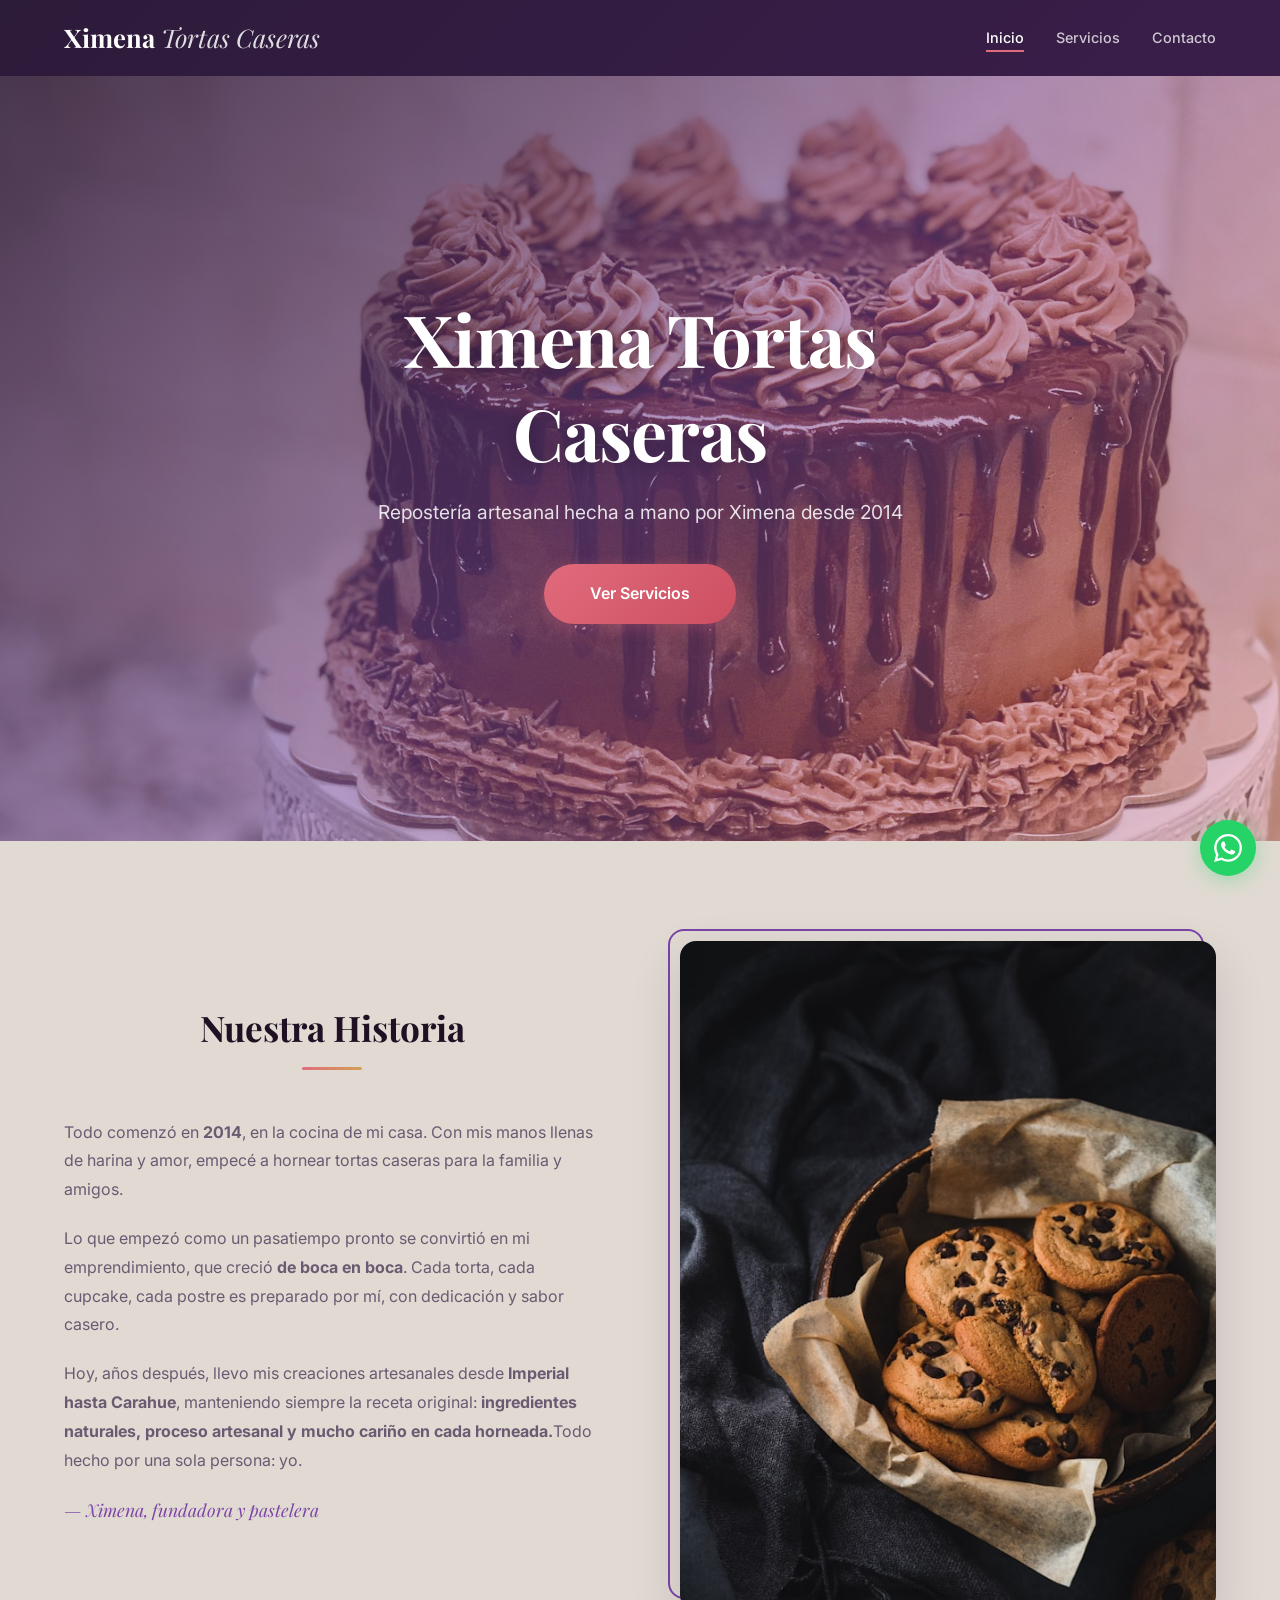
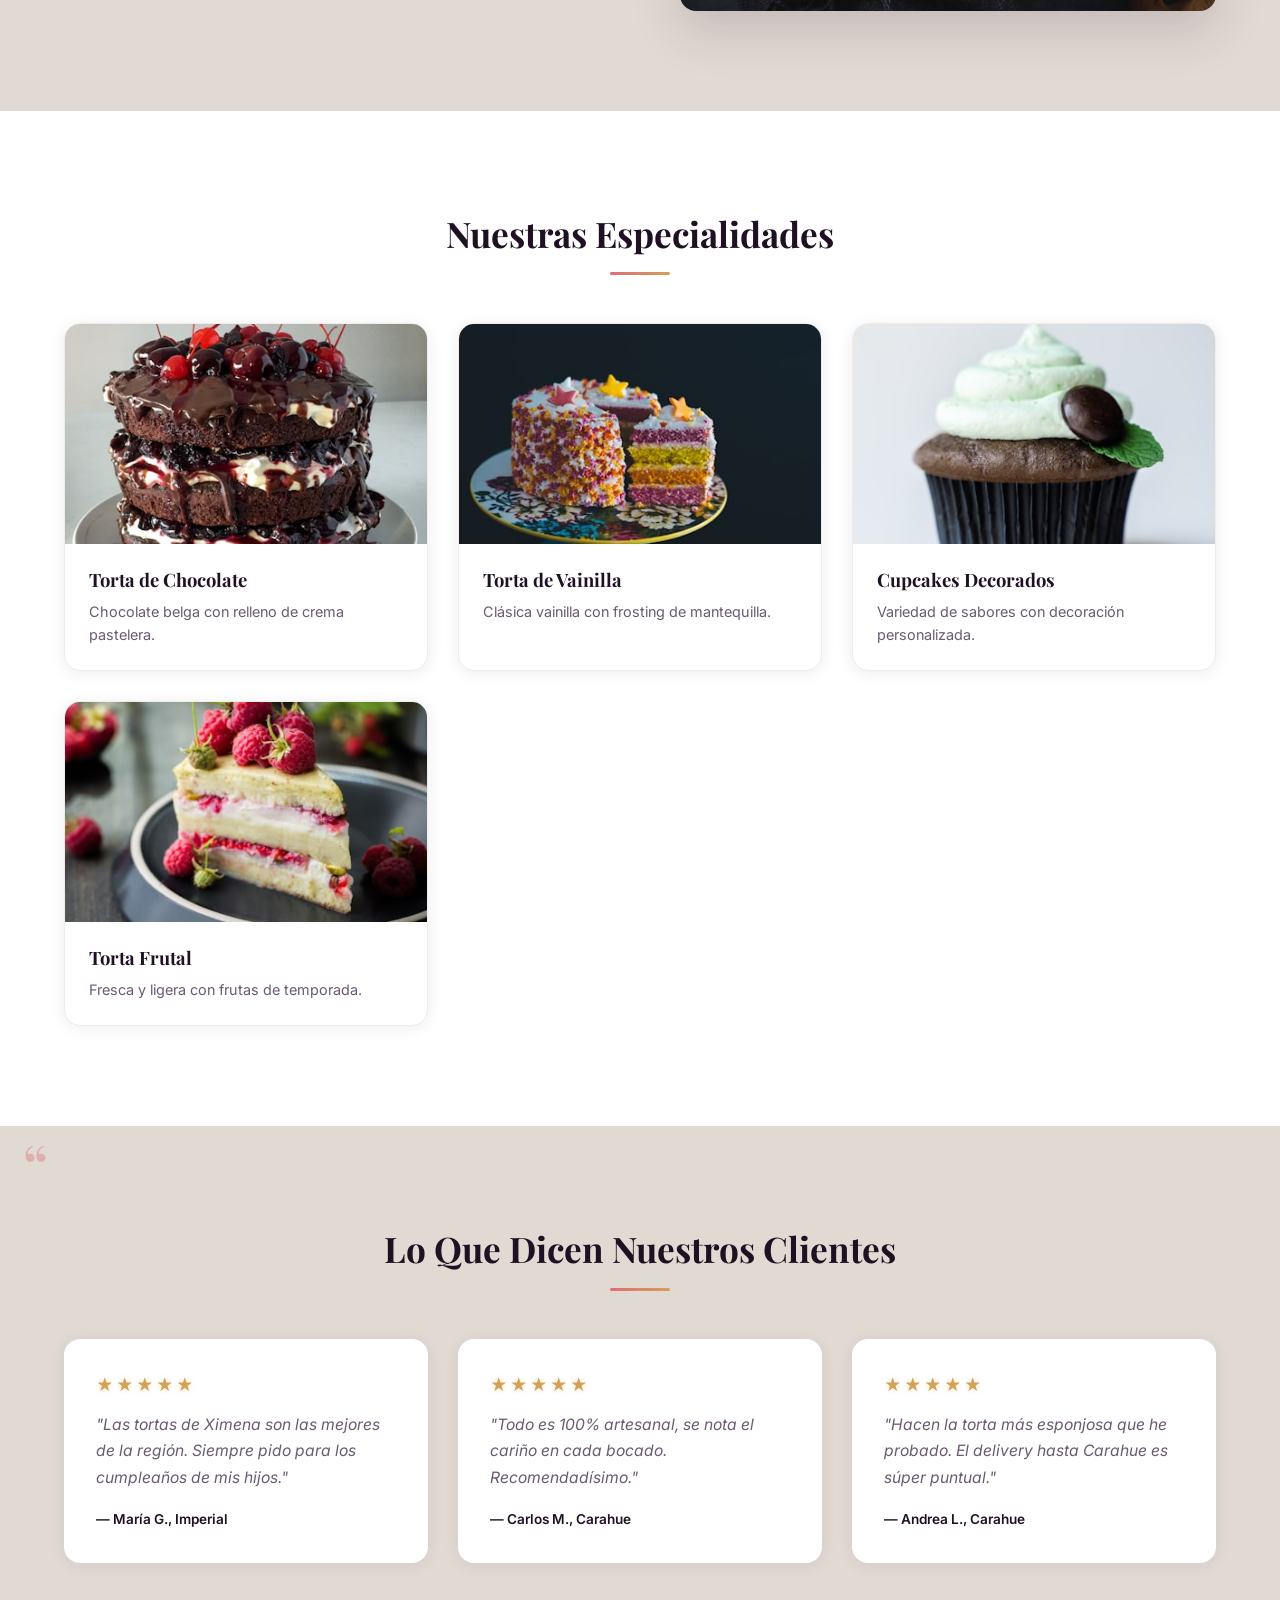
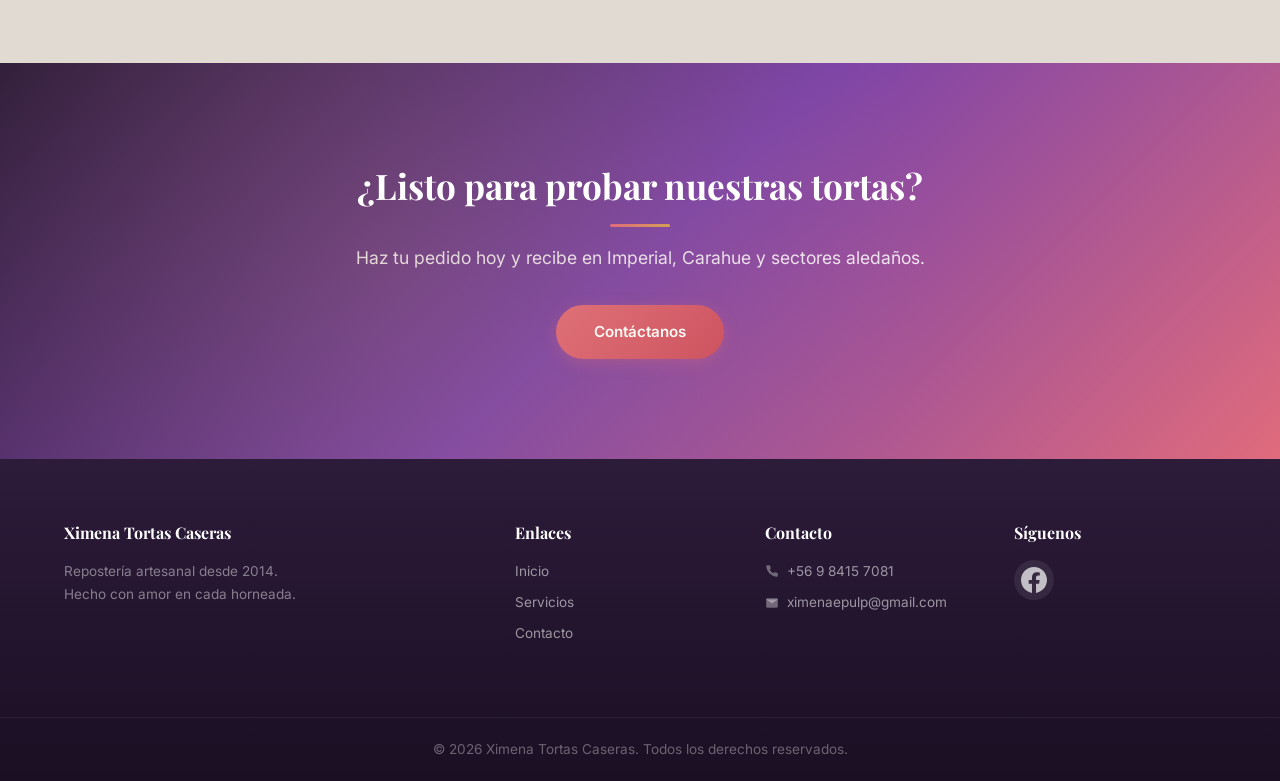
<file: index.html>
<!DOCTYPE html>
<html lang="es">
<head>
    <meta charset="UTF-8">
    <meta name="viewport" content="width=device-width, initial-scale=1.0">
    <meta name="description" content="Ximenas Tortas Caseras - Repostería artesanal desde 2014. Tortas caseras hechas con amor, desde Imperial hasta Carahue.">
    <title>Ximenas Tortas Caseras | Inicio</title>
    <link rel="preconnect" href="https://fonts.googleapis.com">
    <link rel="preconnect" href="https://fonts.gstatic.com" crossorigin>
    <link href="https://fonts.googleapis.com/css2?family=Playfair+Display:ital,wght@0,400;0,700;1,400&family=Inter:wght@400;500;600;700&display=swap" rel="stylesheet">
    <link rel="icon" type="image/svg+xml" href="data:image/svg+xml,<svg xmlns='http://www.w3.org/2000/svg' viewBox='0 0 100 100'><text y='.9em' font-size='90'>🍰</text></svg>">
    <link rel="stylesheet" href="css/style.css">
</head>
<body>
    <header>
        <div class="header-container">
            <a href="index.html" class="logo">Ximena <span>Tortas Caseras</span></a>
            <button class="menu-toggle" aria-label="Abrir menú">
                <span></span><span></span><span></span>
            </button>
            <nav>
                <ul class="nav-menu">
                    <li><a href="index.html" class="active">Inicio</a></li>
                    <li><a href="servicios.html">Servicios</a></li>
                    <li><a href="contacto.html">Contacto</a></li>
                </ul>
            </nav>
        </div>
    </header>

    <main>
        <section class="hero">
            <div class="hero-content">
                <h1>Ximena Tortas Caseras</h1>
                <p>Repostería artesanal hecha a mano por Ximena desde 2014</p>
                <a href="servicios.html" class="btn">Ver Servicios</a>
            </div>
        </section>

        <section class="historia reveal">
            <div class="container">
                <div class="historia-grid">
                    <div class="historia-texto reveal-left">
                        <h2>Nuestra Historia</h2>
                        <p>Todo comenzó en <strong>2014</strong>, en la cocina de mi casa. Con mis manos llenas de harina y amor, empecé a hornear tortas caseras para la familia y amigos.</p>
                        <p>Lo que empezó como un pasatiempo pronto se convirtió en mi emprendimiento, que creció <strong>de boca en boca</strong>. Cada torta, cada cupcake, cada postre es preparado por mí, con dedicación y sabor casero.</p>
                        <p>Hoy, años después, llevo mis creaciones artesanales desde <strong>Imperial hasta Carahue</strong>, manteniendo siempre la receta original: <strong>ingredientes naturales, proceso artesanal y mucho cariño en cada horneada.</strong>Todo hecho por una sola persona: yo.</p>
                        <p class="firma">— Ximena, fundadora y pastelera</p>
                    </div>
                    <div class="historia-imagen reveal-right">
                        <img src="img/galletas.jpg" alt="Cocina artesanal de Ximena" loading="lazy">
                    </div>
                </div>
            </div>
        </section>

        <section class="destacados reveal">
            <div class="container">
                <h2>Nuestras Especialidades</h2>
                <div class="grid-destacados">
                    <article class="card reveal-scale delay-1">
                        <img src="img/torta_de_chocolate.jpg" alt="Torta de Chocolate" loading="lazy">
                        <div class="card-body">
                            <h3>Torta de Chocolate</h3>
                            <p>Chocolate belga con relleno de crema pastelera.</p>
                        </div>
                    </article>
                    <article class="card reveal-scale delay-2">
                        <img src="img/torta_de_vainilla.jpg" alt="Torta de Vainilla" loading="lazy">
                        <div class="card-body">
                            <h3>Torta de Vainilla</h3>
                            <p>Clásica vainilla con frosting de mantequilla.</p>
                        </div>
                    </article>
                    <article class="card reveal-scale delay-3">
                        <img src="img/cupcakes-decorados.jpg" alt="Cupcakes Decorados" loading="lazy">
                        <div class="card-body">
                            <h3>Cupcakes Decorados</h3>
                            <p>Variedad de sabores con decoración personalizada.</p>
                        </div>
                    </article>
                    <article class="card reveal-scale delay-4">
                        <img src="img/tortas_frutales.jpg" alt="Torta Frutal" loading="lazy">
                        <div class="card-body">
                            <h3>Torta Frutal</h3>
                            <p>Fresca y ligera con frutas de temporada.</p>
                        </div>
                    </article>
                </div>
            </div>
        </section>

        <section class="testimonios reveal">
            <div class="container">
                <h2>Lo Que Dicen Nuestros Clientes</h2>
                <div class="grid-testimonios">
                    <blockquote>
                        <div class="stars" aria-label="5 estrellas">★★★★★</div>
                        <p>"Las tortas de Ximena son las mejores de la región. Siempre pido para los cumpleaños de mis hijos."</p>
                        <cite>— María G., Imperial</cite>
                    </blockquote>
                    <blockquote>
                        <div class="stars" aria-label="5 estrellas">★★★★★</div>
                        <p>"Todo es 100% artesanal, se nota el cariño en cada bocado. Recomendadísimo."</p>
                        <cite>— Carlos M., Carahue</cite>
                    </blockquote>
                    <blockquote>
                        <div class="stars" aria-label="5 estrellas">★★★★★</div>
                        <p>"Hacen la torta más esponjosa que he probado. El delivery hasta Carahue es súper puntual."</p>
                        <cite>— Andrea L., Carahue</cite>
                    </blockquote>
                </div>
            </div>
        </section>

        <section class="cta reveal">
            <div class="container">
                <h2>¿Listo para probar nuestras tortas?</h2>
                <p>Haz tu pedido hoy y recibe en Imperial, Carahue y sectores aledaños.</p>
                <a href="contacto.html" class="btn">Contáctanos</a>
            </div>
        </section>
    </main>

    <a href="#" class="back-to-top" aria-label="Volver arriba">
        <svg viewBox="0 0 24 24" width="24" height="24" fill="currentColor"><path d="M12 19V5m-7 7l7-7 7 7"/></svg>
    </a>

    <a href="https://wa.me/+56984157081" target="_blank" rel="noopener noreferrer" class="whatsapp-float" aria-label="WhatsApp">
        <svg viewBox="0 0 24 24" fill="currentColor"><path d="M17.472 14.382c-.297-.149-1.758-.867-2.03-.967-.273-.099-.471-.148-.67.15-.197.297-.767.966-.94 1.164-.173.199-.347.223-.644.075-.297-.15-1.255-.463-2.39-1.475-.883-.788-1.48-1.761-1.653-2.059-.173-.297-.018-.458.13-.606.134-.133.298-.347.446-.52.149-.174.198-.298.298-.497.099-.198.05-.371-.025-.52-.075-.149-.669-1.612-.916-2.207-.242-.579-.487-.5-.669-.51-.173-.008-.371-.01-.57-.01-.198 0-.52.074-.792.372-.272.297-1.04 1.016-1.04 2.479 0 1.462 1.065 2.875 1.213 3.074.149.198 2.096 3.2 5.077 4.487.709.306 1.262.489 1.694.625.712.227 1.36.195 1.871.118.571-.085 1.758-.719 2.006-1.413.248-.694.248-1.289.173-1.413-.074-.124-.272-.198-.57-.347m-5.421 7.403h-.004a9.87 9.87 0 01-5.031-1.378l-.361-.214-3.741.982.998-3.648-.235-.374a9.86 9.86 0 01-1.51-5.26c.001-5.45 4.436-9.884 9.888-9.884 2.64 0 5.122 1.03 6.988 2.898a9.825 9.825 0 012.893 6.994c-.003 5.45-4.437 9.884-9.885 9.884m8.413-18.297A11.815 11.815 0 0012.05 0C5.495 0 .16 5.335.157 11.892c0 2.096.547 4.142 1.588 5.945L.057 24l6.305-1.654a11.882 11.882 0 005.683 1.448h.005c6.554 0 11.89-5.335 11.893-11.893a11.821 11.821 0 00-3.48-8.413z"/></svg>
    </a>

    <footer>
        <div class="container footer-grid">
            <div class="footer-info">
                <h3>Ximena Tortas Caseras</h3>
                <p>Repostería artesanal desde 2014.<br>Hecho con amor en cada horneada.</p>
            </div>
            <div class="footer-links">
                <h3>Enlaces</h3>
                <ul>
                    <li><a href="index.html">Inicio</a></li>
                    <li><a href="servicios.html">Servicios</a></li>
                    <li><a href="contacto.html">Contacto</a></li>
                </ul>
            </div>
            <div class="footer-contacto">
                <h3>Contacto</h3>
                <ul>
                    <li>
                        <svg viewBox="0 0 24 24" width="16" height="16" fill="currentColor"><path d="M22 16.92v3a2 2 0 01-2.18 2 19.79 19.79 0 01-8.63-3.07 19.5 19.5 0 01-6-6 19.79 19.79 0 01-3.07-8.67A2 2 0 014.11 2h3a2 2 0 012 1.72 12.84 12.84 0 00.7 2.81 2 2 0 01-.45 2.11L8.09 9.91a16 16 0 006 6l1.27-1.27a2 2 0 012.11-.45 12.84 12.84 0 002.81.7A2 2 0 0122 16.92z"/></svg>
                        <a href="tel:+56984157081">+56 9 8415 7081</a>
                    </li>
                    <li>
                        <svg viewBox="0 0 24 24" width="16" height="16" fill="currentColor"><path d="M4 4h16c1.1 0 2 .9 2 2v12c0 1.1-.9 2-2 2H4c-1.1 0-2-.9-2-2V6c0-1.1.9-2 2-2z"/><polyline points="22,6 12,13 2,6"/></svg>
                        <a href="mailto:ximenaepulp@gmail.com">ximenaepulp@gmail.com</a>
                    </li>
                </ul>
            </div>
            <div class="footer-redes">
                <h3>Síguenos</h3>
                <ul class="redes-lista">
                    <li><a href="https://www.facebook.com" target="_blank" rel="noopener noreferrer" aria-label="Facebook">
                        <svg viewBox="0 0 24 24" width="26" height="26" fill="currentColor"><path d="M24 12.073c0-6.627-5.373-12-12-12s-12 5.373-12 12c0 5.99 4.388 10.954 10.125 11.854v-8.385H7.078v-3.47h3.047V9.43c0-3.007 1.792-4.669 4.533-4.669 1.312 0 2.686.235 2.686.235v2.953H15.83c-1.491 0-1.956.925-1.956 1.874v2.25h3.328l-.532 3.47h-2.796v8.385C19.612 23.027 24 18.062 24 12.073z"/></svg>
                    </a></li>
                </ul>
            </div>
        </div>
        <div class="footer-bottom">
            <p>&copy; 2026 Ximena Tortas Caseras. Todos los derechos reservados.</p>
        </div>
    </footer>

    <script src="js/menu.js"></script>
</body>
</html>
</file>
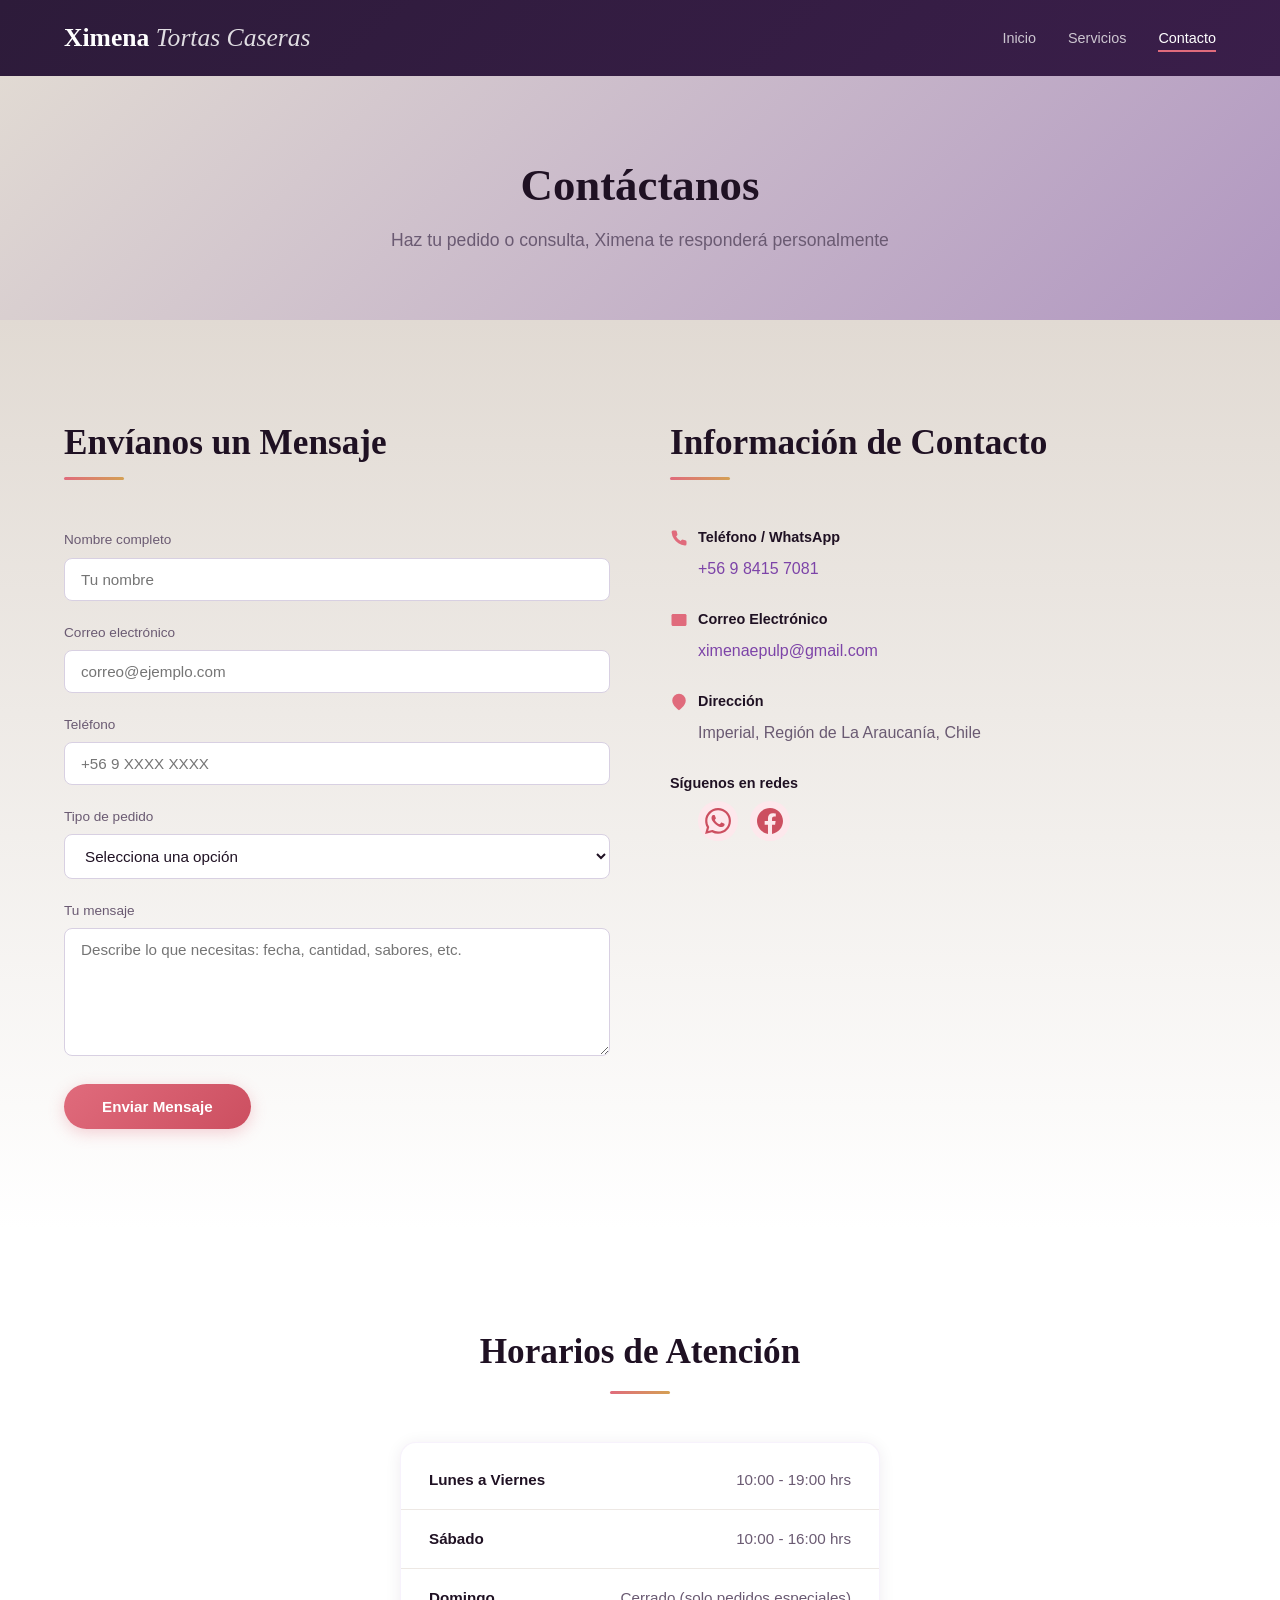
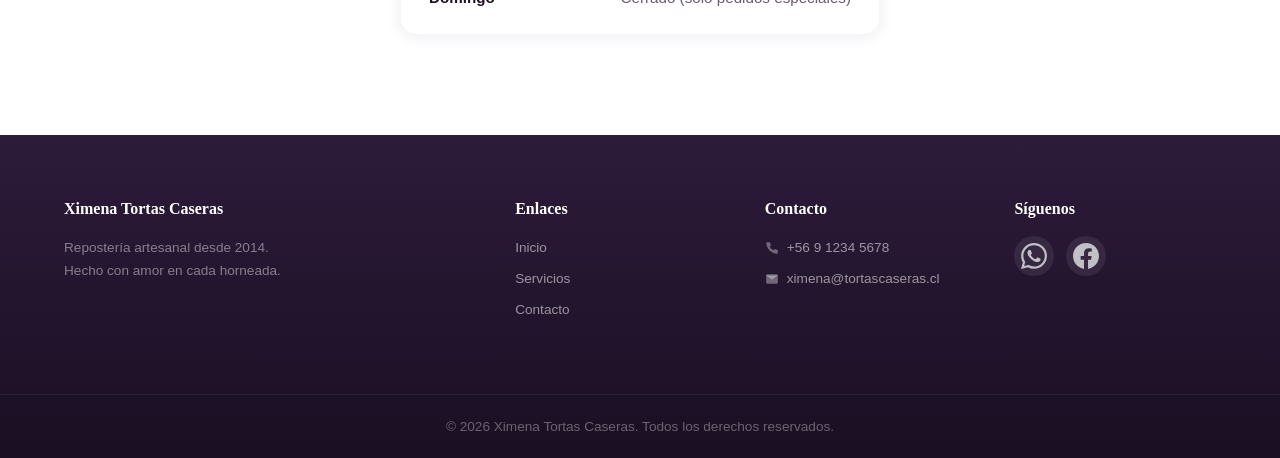
<file: contacto.html>
<!DOCTYPE html>
<html lang="es">
<head>
    <meta charset="UTF-8">
    <meta name="viewport" content="width=device-width, initial-scale=1.0">
    <meta name="description" content="Contacta con Ximena Tortas Caseras. Haz tu pedido de tortas artesanales en Imperial y Carahue.">
    <title>Ximena Tortas Caseras | Contacto</title>
    <link rel="stylesheet" href="css/style.css">
</head>
<body>
    <header>
        <div class="header-container">
            <a href="index.html" class="logo">Ximena <span>Tortas Caseras</span></a>
            <button class="menu-toggle" aria-label="Abrir menú">
                <span></span><span></span><span></span>
            </button>
            <nav>
                <ul class="nav-menu">
                    <li><a href="index.html">Inicio</a></li>
                    <li><a href="servicios.html">Servicios</a></li>
                    <li><a href="contacto.html" class="active">Contacto</a></li>
                </ul>
            </nav>
        </div>
    </header>

    <main>
        <section class="page-hero">
            <div class="container">
                <h1>Contáctanos</h1>
                <p>Haz tu pedido o consulta, Ximena te responderá personalmente</p>
            </div>
        </section>

        <section class="contacto-grid-section">
            <div class="container contacto-grid">
                <div class="contacto-formulario">
                    <h2>Envíanos un Mensaje</h2>
                    <form action="#" method="POST">
                        <div class="form-group">
                            <label for="nombre">Nombre completo</label>
                            <input type="text" id="nombre" name="nombre" required placeholder="Tu nombre">
                        </div>
                        <div class="form-group">
                            <label for="email">Correo electrónico</label>
                            <input type="email" id="email" name="email" required placeholder="correo@ejemplo.com">
                        </div>
                        <div class="form-group">
                            <label for="telefono">Teléfono</label>
                            <input type="tel" id="telefono" name="telefono" placeholder="+56 9 XXXX XXXX">
                        </div>
                        <div class="form-group">
                            <label for="tipo-pedido">Tipo de pedido</label>
                            <select id="tipo-pedido" name="tipo-pedido">
                                <option value="">Selecciona una opción</option>
                                <option value="torta">Torta</option>
                                <option value="cupcakes">Cupcakes</option>
                                <option value="alfajores">Alfajores</option>
                                <option value="kuchen">Kuchen</option>
                                <option value="galletas">Galletas</option>
                                <option value="postre">Postre variado</option>
                                <option value="otro">Otro</option>
                            </select>
                        </div>
                        <div class="form-group">
                            <label for="mensaje">Tu mensaje</label>
                            <textarea id="mensaje" name="mensaje" rows="6" required placeholder="Describe lo que necesitas: fecha, cantidad, sabores, etc."></textarea>
                        </div>
                        <button type="submit" class="btn">Enviar Mensaje</button>
                    </form>
                </div>
                <div class="contacto-info">
                    <h2>Información de Contacto</h2>
                    <div class="info-bloque">
                        <h3>
                            <svg viewBox="0 0 24 24" width="20" height="20" fill="currentColor"><path d="M22 16.92v3a2 2 0 01-2.18 2 19.79 19.79 0 01-8.63-3.07 19.5 19.5 0 01-6-6 19.79 19.79 0 01-3.07-8.67A2 2 0 014.11 2h3a2 2 0 012 1.72 12.84 12.84 0 00.7 2.81 2 2 0 01-.45 2.11L8.09 9.91a16 16 0 006 6l1.27-1.27a2 2 0 012.11-.45 12.84 12.84 0 002.81.7A2 2 0 0122 16.92z"/></svg>
                            Teléfono / WhatsApp
                        </h3>
                        <p><a href="tel:+56984157081">+56 9 8415 7081</a></p>
                    </div>
                    <div class="info-bloque">
                        <h3>
                            <svg viewBox="0 0 24 24" width="20" height="20" fill="currentColor"><path d="M4 4h16c1.1 0 2 .9 2 2v12c0 1.1-.9 2-2 2H4c-1.1 0-2-.9-2-2V6c0-1.1.9-2 2-2z"/><polyline points="22,6 12,13 2,6"/></svg>
                            Correo Electrónico
                        </h3>
                        <p><a href="mailto:ximenaepulp@gmail.com">ximenaepulp@gmail.com</a></p>
                    </div>
                    <div class="info-bloque">
                        <h3>
                            <svg viewBox="0 0 24 24" width="20" height="20" fill="currentColor"><path d="M21 10c0 7-9 13-9 13s-9-6-9-13a9 9 0 0118 0z"/><circle cx="12" cy="10" r="3"/></svg>
                            Dirección
                        </h3>
                        <p>Imperial, Región de La Araucanía, Chile</p>
                    </div>
                    <div class="info-bloque redes-bloque">
                        <h3>Síguenos en redes</h3>
                        <ul class="redes-lista">
                            <li><a href="https://wa.me/+56984157081" target="_blank" rel="noopener noreferrer" aria-label="WhatsApp">
                                <svg viewBox="0 0 24 24" width="26" height="26" fill="currentColor"><path d="M17.472 14.382c-.297-.149-1.758-.867-2.03-.967-.273-.099-.471-.148-.67.15-.197.297-.767.966-.94 1.164-.173.199-.347.223-.644.075-.297-.15-1.255-.463-2.39-1.475-.883-.788-1.48-1.761-1.653-2.059-.173-.297-.018-.458.13-.606.134-.133.298-.347.446-.52.149-.174.198-.298.298-.497.099-.198.05-.371-.025-.52-.075-.149-.669-1.612-.916-2.207-.242-.579-.487-.5-.669-.51-.173-.008-.371-.01-.57-.01-.198 0-.52.074-.792.372-.272.297-1.04 1.016-1.04 2.479 0 1.462 1.065 2.875 1.213 3.074.149.198 2.096 3.2 5.077 4.487.709.306 1.262.489 1.694.625.712.227 1.36.195 1.871.118.571-.085 1.758-.719 2.006-1.413.248-.694.248-1.289.173-1.413-.074-.124-.272-.198-.57-.347m-5.421 7.403h-.004a9.87 9.87 0 01-5.031-1.378l-.361-.214-3.741.982.998-3.648-.235-.374a9.86 9.86 0 01-1.51-5.26c.001-5.45 4.436-9.884 9.888-9.884 2.64 0 5.122 1.03 6.988 2.898a9.825 9.825 0 012.893 6.994c-.003 5.45-4.437 9.884-9.885 9.884m8.413-18.297A11.815 11.815 0 0012.05 0C5.495 0 .16 5.335.157 11.892c0 2.096.547 4.142 1.588 5.945L.057 24l6.305-1.654a11.882 11.882 0 005.683 1.448h.005c6.554 0 11.89-5.335 11.893-11.893a11.821 11.821 0 00-3.48-8.413z"/></svg>
                            </a></li>
                            <li><a href="https://www.facebook.com/share/1Dnt6eVK1t/" target="_blank" rel="noopener noreferrer" aria-label="Facebook">
                                <svg viewBox="0 0 24 24" width="26" height="26" fill="currentColor"><path d="M24 12.073c0-6.627-5.373-12-12-12s-12 5.373-12 12c0 5.99 4.388 10.954 10.125 11.854v-8.385H7.078v-3.47h3.047V9.43c0-3.007 1.792-4.669 4.533-4.669 1.312 0 2.686.235 2.686.235v2.953H15.83c-1.491 0-1.956.925-1.956 1.874v2.25h3.328l-.532 3.47h-2.796v8.385C19.612 23.027 24 18.062 24 12.073z"/></svg>
                            </a></li>
                        </ul>
                    </div>
                </div>
            </div>
        </section>

        <section class="horarios">
            <div class="container">
                <h2>Horarios de Atención</h2>
                <div class="horarios-tabla">
                    <div class="horario-fila">
                        <span class="horario-dia">Lunes a Viernes</span>
                        <span class="horario-hora">10:00 - 19:00 hrs</span>
                    </div>
                    <div class="horario-fila">
                        <span class="horario-dia">Sábado</span>
                        <span class="horario-hora">10:00 - 16:00 hrs</span>
                    </div>
                    <div class="horario-fila">
                        <span class="horario-dia">Domingo</span>
                        <span class="horario-hora">Cerrado (solo pedidos especiales)</span>
                    </div>
                </div>
            </div>
        </section>
    </main>

    <footer>
        <div class="container footer-grid">
            <div class="footer-info">
                <h3>Ximena Tortas Caseras</h3>
                <p>Repostería artesanal desde 2014.<br>Hecho con amor en cada horneada.</p>
            </div>
            <div class="footer-links">
                <h3>Enlaces</h3>
                <ul>
                    <li><a href="index.html">Inicio</a></li>
                    <li><a href="servicios.html">Servicios</a></li>
                    <li><a href="contacto.html">Contacto</a></li>
                </ul>
            </div>
            <div class="footer-contacto">
                <h3>Contacto</h3>
                <ul>
                    <li>
                        <svg viewBox="0 0 24 24" width="16" height="16" fill="currentColor"><path d="M22 16.92v3a2 2 0 01-2.18 2 19.79 19.79 0 01-8.63-3.07 19.5 19.5 0 01-6-6 19.79 19.79 0 01-3.07-8.67A2 2 0 014.11 2h3a2 2 0 012 1.72 12.84 12.84 0 00.7 2.81 2 2 0 01-.45 2.11L8.09 9.91a16 16 0 006 6l1.27-1.27a2 2 0 012.11-.45 12.84 12.84 0 002.81.7A2 2 0 0122 16.92z"/></svg>
                        <a href="tel:+56912345678">+56 9 1234 5678</a>
                    </li>
                    <li>
                        <svg viewBox="0 0 24 24" width="16" height="16" fill="currentColor"><path d="M4 4h16c1.1 0 2 .9 2 2v12c0 1.1-.9 2-2 2H4c-1.1 0-2-.9-2-2V6c0-1.1.9-2 2-2z"/><polyline points="22,6 12,13 2,6"/></svg>
                        <a href="mailto:ximena@tortascaseras.cl">ximena@tortascaseras.cl</a>
                    </li>
                </ul>
            </div>
            <div class="footer-redes">
                <h3>Síguenos</h3>
                <ul class="redes-lista">
                    <li><a href="https://wa.me/+569 " target="_blank" rel="noopener noreferrer" aria-label="WhatsApp">
                        <svg viewBox="0 0 24 24" width="26" height="26" fill="currentColor"><path d="M17.472 14.382c-.297-.149-1.758-.867-2.03-.967-.273-.099-.471-.148-.67.15-.197.297-.767.966-.94 1.164-.173.199-.347.223-.644.075-.297-.15-1.255-.463-2.39-1.475-.883-.788-1.48-1.761-1.653-2.059-.173-.297-.018-.458.13-.606.134-.133.298-.347.446-.52.149-.174.198-.298.298-.497.099-.198.05-.371-.025-.52-.075-.149-.669-1.612-.916-2.207-.242-.579-.487-.5-.669-.51-.173-.008-.371-.01-.57-.01-.198 0-.52.074-.792.372-.272.297-1.04 1.016-1.04 2.479 0 1.462 1.065 2.875 1.213 3.074.149.198 2.096 3.2 5.077 4.487.709.306 1.262.489 1.694.625.712.227 1.36.195 1.871.118.571-.085 1.758-.719 2.006-1.413.248-.694.248-1.289.173-1.413-.074-.124-.272-.198-.57-.347m-5.421 7.403h-.004a9.87 9.87 0 01-5.031-1.378l-.361-.214-3.741.982.998-3.648-.235-.374a9.86 9.86 0 01-1.51-5.26c.001-5.45 4.436-9.884 9.888-9.884 2.64 0 5.122 1.03 6.988 2.898a9.825 9.825 0 012.893 6.994c-.003 5.45-4.437 9.884-9.885 9.884m8.413-18.297A11.815 11.815 0 0012.05 0C5.495 0 .16 5.335.157 11.892c0 2.096.547 4.142 1.588 5.945L.057 24l6.305-1.654a11.882 11.882 0 005.683 1.448h.005c6.554 0 11.89-5.335 11.893-11.893a11.821 11.821 0 00-3.48-8.413z"/></svg>
                    </a></li>
                    <li><a href="https://www.facebook.com" target="_blank" rel="noopener noreferrer" aria-label="Facebook">
                        <svg viewBox="0 0 24 24" width="26" height="26" fill="currentColor"><path d="M24 12.073c0-6.627-5.373-12-12-12s-12 5.373-12 12c0 5.99 4.388 10.954 10.125 11.854v-8.385H7.078v-3.47h3.047V9.43c0-3.007 1.792-4.669 4.533-4.669 1.312 0 2.686.235 2.686.235v2.953H15.83c-1.491 0-1.956.925-1.956 1.874v2.25h3.328l-.532 3.47h-2.796v8.385C19.612 23.027 24 18.062 24 12.073z"/></svg>
                    </a></li>
                </ul>
            </div>
        </div>
        <div class="footer-bottom">
            <p>&copy; 2026 Ximena Tortas Caseras. Todos los derechos reservados.</p>
        </div>
    </footer>

    <script src="js/menu.js"></script>
</body>
</html>
</file>
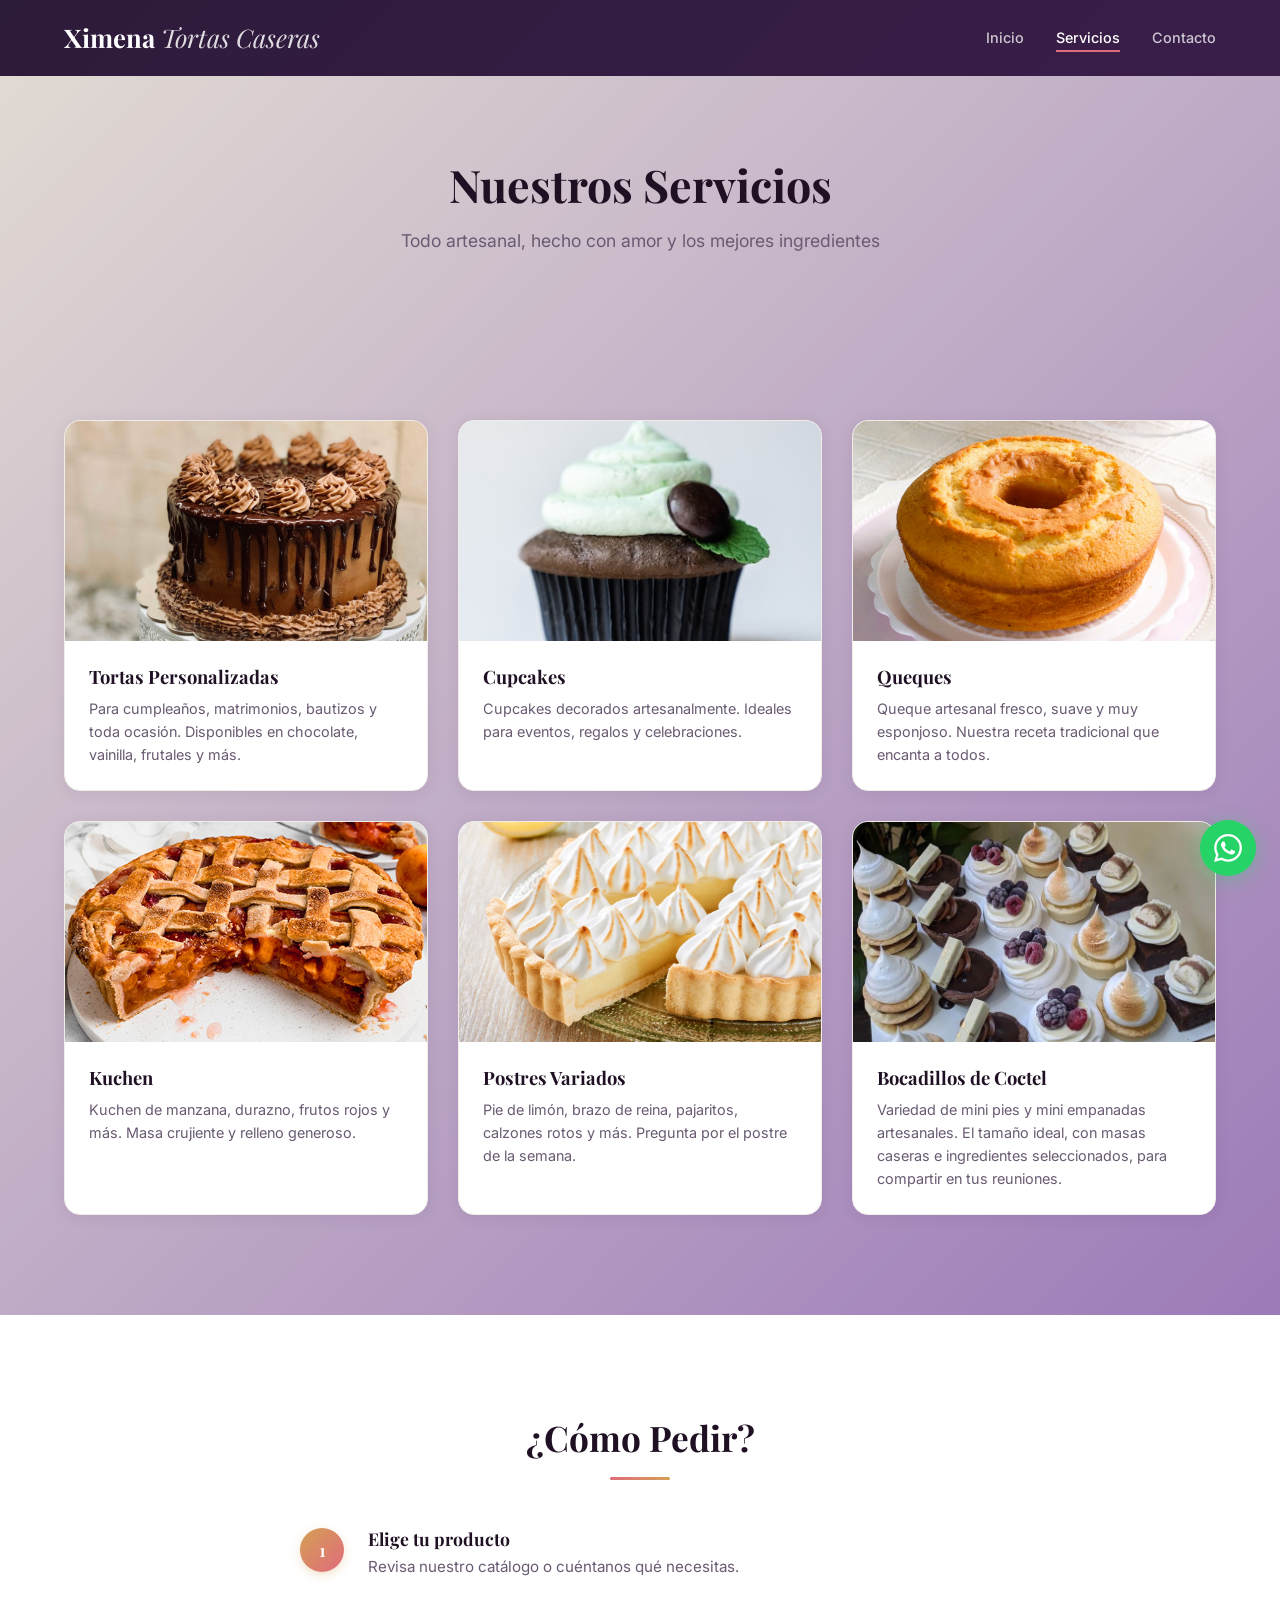
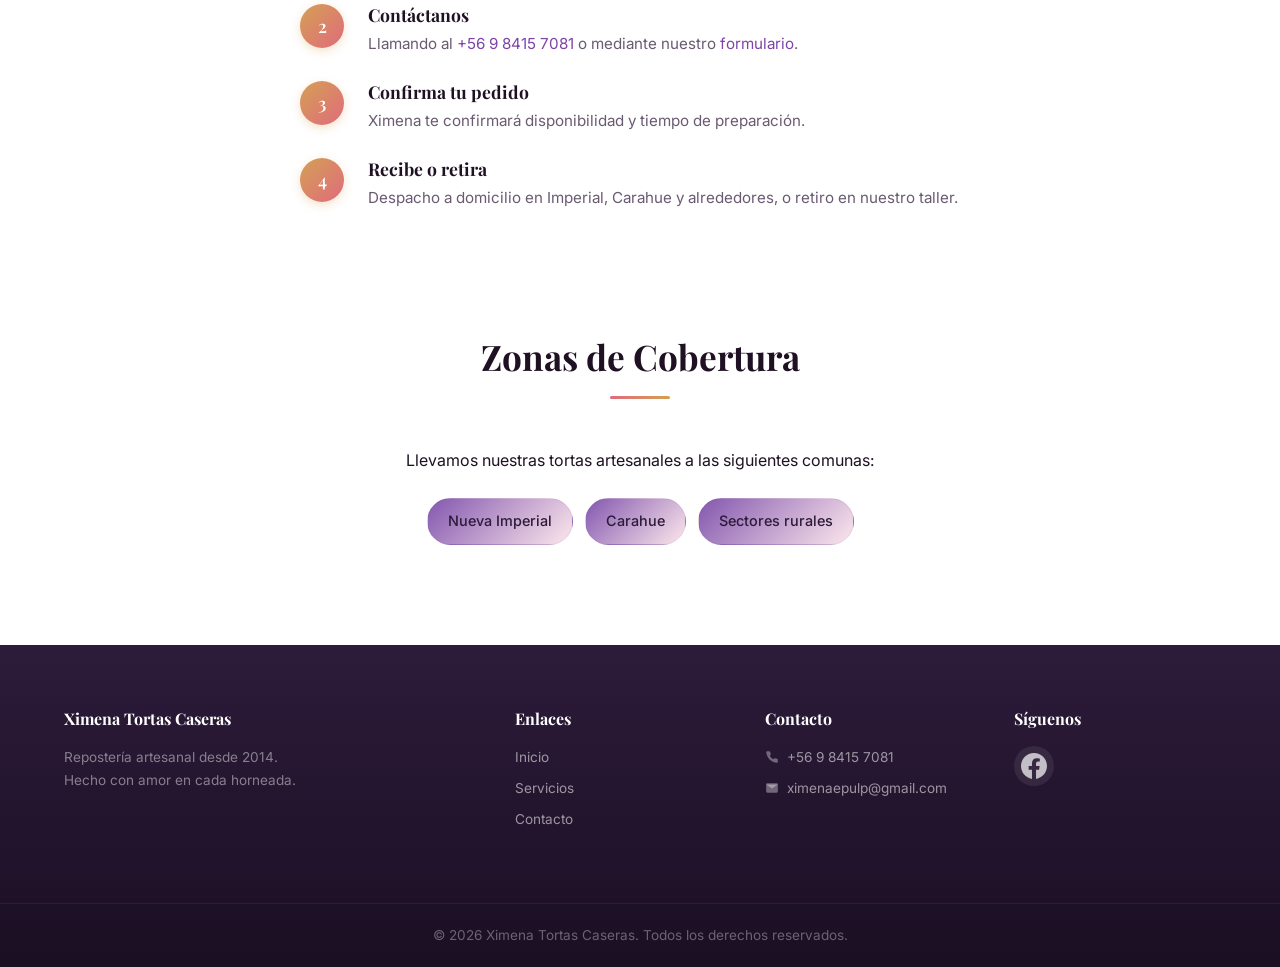
<file: servicios.html>
<!DOCTYPE html>
<html lang="es">
<head>
    <meta charset="UTF-8">
    <meta name="viewport" content="width=device-width, initial-scale=1.0">
    <meta name="description" content="Servicios de Ximena Tortas Caseras - Tortas, cupcakes y postres artesanales para toda ocasión. Delivery desde Imperial a Carahue.">
    <title>Ximena Tortas Caseras | Servicios</title>
    <link rel="preconnect" href="https://fonts.googleapis.com">
    <link rel="preconnect" href="https://fonts.gstatic.com" crossorigin>
    <link href="https://fonts.googleapis.com/css2?family=Playfair+Display:ital,wght@0,400;0,700;1,400&family=Inter:wght@400;500;600;700&display=swap" rel="stylesheet">
    <link rel="icon" type="image/svg+xml" href="data:image/svg+xml,<svg xmlns='http://www.w3.org/2000/svg' viewBox='0 0 100 100'><text y='.9em' font-size='90'>🍰</text></svg>">
    <link rel="stylesheet" href="css/style.css">
</head>
<body>
    <header>
        <div class="header-container">
            <a href="index.html" class="logo">Ximena <span>Tortas Caseras</span></a>
            <button class="menu-toggle" aria-label="Abrir menú">
                <span></span><span></span><span></span>
            </button>
            <nav>
                <ul class="nav-menu">
                    <li><a href="index.html">Inicio</a></li>
                    <li><a href="servicios.html" class="active">Servicios</a></li>
                    <li><a href="contacto.html">Contacto</a></li>
                </ul>
            </nav>
        </div>
    </header>

    <main>
        <section class="page-hero">
            <div class="container">
                <h1>Nuestros Servicios</h1>
                <p>Todo artesanal, hecho con amor y los mejores ingredientes</p>
            </div>
        </section>

        <section class="catalogo reveal">
            <div class="container">
                <div class="grid-catalogo">
                    <article class="card reveal-scale delay-1">
                        <img src="img/torta.jpg" alt="Torta de Chocolate Artesanal" loading="lazy">
                        <div class="card-body">
                            <h3>Tortas Personalizadas</h3>
                            <p>Para cumpleaños, matrimonios, bautizos y toda ocasión. Disponibles en chocolate, vainilla, frutales y más.</p>
                        </div>
                    </article>
                    <article class="card reveal-scale delay-2">
                        <img src="img/cupcakes-decorados.jpg" alt="Cupcakes Decorados" loading="lazy">
                        <div class="card-body">
                            <h3>Cupcakes</h3>
                            <p>Cupcakes decorados artesanalmente. Ideales para eventos, regalos y celebraciones.</p>
                        </div>
                    </article>
                    <article class="card reveal-scale delay-3">
                        <img src="img/QUEQUE.webp" alt="Queques Caseros" loading="lazy">
                        <div class="card-body">
                            <h3>Queques</h3>
                            <p>Queque artesanal fresco, suave y muy esponjoso. Nuestra receta tradicional que encanta a todos.</p>
                        </div>
                    </article>
                    <article class="card reveal-scale delay-4">
                        <img src="img/kuchen_de_durazno.jpg" alt="Kuchen Casero" loading="lazy">
                        <div class="card-body">
                            <h3>Kuchen</h3>
                            <p>Kuchen de manzana, durazno, frutos rojos y más. Masa crujiente y relleno generoso.</p>
                        </div>
                    </article>
                    <article class="card reveal-scale delay-1">
                        <img src="img/pie_de_limon.avif" alt="Postres Variados" loading="lazy">
                        <div class="card-body">
                            <h3>Postres Variados</h3>
                            <p>Pie de limón, brazo de reina, pajaritos, calzones rotos y más. Pregunta por el postre de la semana.</p>
                        </div>
                    </article>
                    <article class="card reveal-scale delay-2">
                        <img src="img/mini_coctel.jpg" alt="bocadillos de coctel" loading="lazy">
                        <div class="card-body">
                            <h3>Bocadillos de Coctel</h3>
                            <p>Variedad de mini pies y mini empanadas artesanales. El tamaño ideal, con masas caseras e ingredientes seleccionados, para compartir en tus reuniones.</p>
                        </div>
                    </article>
                </div>
            </div>
        </section>

        <section class="como-pedir reveal">
            <div class="container">
                <h2>¿Cómo Pedir?</h2>
                <ol class="pasos-lista">
                    <li>
                        <span class="paso-num">1</span>
                        <div>
                            <h3>Elige tu producto</h3>
                            <p>Revisa nuestro catálogo o cuéntanos qué necesitas.</p>
                        </div>
                    </li>
                    <li>
                        <span class="paso-num">2</span>
                        <div>
                            <h3>Contáctanos</h3>
                            <p>Llamando al <a href="tel:+56984157081">+56 9 8415 7081</a> o mediante nuestro <a href="contacto.html">formulario</a>.</p>
                        </div>
                    </li>
                    <li>
                        <span class="paso-num">3</span>
                        <div>
                            <h3>Confirma tu pedido</h3>
                            <p>Ximena te confirmará disponibilidad y tiempo de preparación.</p>
                        </div>
                    </li>
                    <li>
                        <span class="paso-num">4</span>
                        <div>
                            <h3>Recibe o retira</h3>
                            <p>Despacho a domicilio en Imperial, Carahue y alrededores, o retiro en nuestro taller.</p>
                        </div>
                    </li>
                </ol>
            </div>
        </section>

        <section class="cobertura reveal">
            <div class="container">
                <h2>Zonas de Cobertura</h2>
                <p>Llevamos nuestras tortas artesanales a las siguientes comunas:</p>
                <ul class="zonas-lista">
                    <li>Nueva Imperial</li>
                    <li>Carahue</li>
                    <li>Sectores rurales</li>
                </ul>
            </div>
        </section>
    </main>

    <a href="#" class="back-to-top" aria-label="Volver arriba">
        <svg viewBox="0 0 24 24" width="24" height="24" fill="currentColor"><path d="M12 19V5m-7 7l7-7 7 7"/></svg>
    </a>

    <a href="https://wa.me/+56984157081" target="_blank" rel="noopener noreferrer" class="whatsapp-float" aria-label="WhatsApp">
        <svg viewBox="0 0 24 24" fill="currentColor"><path d="M17.472 14.382c-.297-.149-1.758-.867-2.03-.967-.273-.099-.471-.148-.67.15-.197.297-.767.966-.94 1.164-.173.199-.347.223-.644.075-.297-.15-1.255-.463-2.39-1.475-.883-.788-1.48-1.761-1.653-2.059-.173-.297-.018-.458.13-.606.134-.133.298-.347.446-.52.149-.174.198-.298.298-.497.099-.198.05-.371-.025-.52-.075-.149-.669-1.612-.916-2.207-.242-.579-.487-.5-.669-.51-.173-.008-.371-.01-.57-.01-.198 0-.52.074-.792.372-.272.297-1.04 1.016-1.04 2.479 0 1.462 1.065 2.875 1.213 3.074.149.198 2.096 3.2 5.077 4.487.709.306 1.262.489 1.694.625.712.227 1.36.195 1.871.118.571-.085 1.758-.719 2.006-1.413.248-.694.248-1.289.173-1.413-.074-.124-.272-.198-.57-.347m-5.421 7.403h-.004a9.87 9.87 0 01-5.031-1.378l-.361-.214-3.741.982.998-3.648-.235-.374a9.86 9.86 0 01-1.51-5.26c.001-5.45 4.436-9.884 9.888-9.884 2.64 0 5.122 1.03 6.988 2.898a9.825 9.825 0 012.893 6.994c-.003 5.45-4.437 9.884-9.885 9.884m8.413-18.297A11.815 11.815 0 0012.05 0C5.495 0 .16 5.335.157 11.892c0 2.096.547 4.142 1.588 5.945L.057 24l6.305-1.654a11.882 11.882 0 005.683 1.448h.005c6.554 0 11.89-5.335 11.893-11.893a11.821 11.821 0 00-3.48-8.413z"/></svg>
    </a>

    <footer>
        <div class="container footer-grid">
            <div class="footer-info">
                <h3>Ximena Tortas Caseras</h3>
                <p>Repostería artesanal desde 2014.<br>Hecho con amor en cada horneada.</p>
            </div>
            <div class="footer-links">
                <h3>Enlaces</h3>
                <ul>
                    <li><a href="index.html">Inicio</a></li>
                    <li><a href="servicios.html">Servicios</a></li>
                    <li><a href="contacto.html">Contacto</a></li>
                </ul>
            </div>
            <div class="footer-contacto">
                <h3>Contacto</h3>
                <ul>
                    <li>
                        <svg viewBox="0 0 24 24" width="16" height="16" fill="currentColor"><path d="M22 16.92v3a2 2 0 01-2.18 2 19.79 19.79 0 01-8.63-3.07 19.5 19.5 0 01-6-6 19.79 19.79 0 01-3.07-8.67A2 2 0 014.11 2h3a2 2 0 012 1.72 12.84 12.84 0 00.7 2.81 2 2 0 01-.45 2.11L8.09 9.91a16 16 0 006 6l1.27-1.27a2 2 0 012.11-.45 12.84 12.84 0 002.81.7A2 2 0 0122 16.92z"/></svg>
                        <a href="tel:+56984157081">+56 9 8415 7081</a>
                    </li>
                    <li>
                        <svg viewBox="0 0 24 24" width="16" height="16" fill="currentColor"><path d="M4 4h16c1.1 0 2 .9 2 2v12c0 1.1-.9 2-2 2H4c-1.1 0-2-.9-2-2V6c0-1.1.9-2 2-2z"/><polyline points="22,6 12,13 2,6"/></svg>
                        <a href="mailto:ximenaepulp@gmail.com">ximenaepulp@gmail.com</a>
                    </li>
                </ul>
            </div>
            <div class="footer-redes">
                <h3>Síguenos</h3>
                <ul class="redes-lista">
                    <li><a href="https://www.facebook.com" target="_blank" rel="noopener noreferrer" aria-label="Facebook">
                        <svg viewBox="0 0 24 24" width="26" height="26" fill="currentColor"><path d="M24 12.073c0-6.627-5.373-12-12-12s-12 5.373-12 12c0 5.99 4.388 10.954 10.125 11.854v-8.385H7.078v-3.47h3.047V9.43c0-3.007 1.792-4.669 4.533-4.669 1.312 0 2.686.235 2.686.235v2.953H15.83c-1.491 0-1.956.925-1.956 1.874v2.25h3.328l-.532 3.47h-2.796v8.385C19.612 23.027 24 18.062 24 12.073z"/></svg>
                    </a></li>
                </ul>
            </div>
        </div>
        <div class="footer-bottom">
            <p>&copy; 2026 Ximena Tortas Caseras. Todos los derechos reservados.</p>
        </div>
    </footer>

    <script src="js/menu.js"></script>
</body>
</html>
</file>
<file: css/style.css>
*,
*::before,
*::after {
    margin: 0;
    padding: 0;
    box-sizing: border-box;
}

:root {
    --accento: #E06B7C;
    --accento-claro: #FDE8EC;
    --accento-hover: #CC4F60;
    --accento-oscuro: #B84354;
    --crema: #e1dad3;
    --crema-oscuro: #F5EDE0;
    --celeste: #A8D0E8;
    --celeste-claro: #E6F0F8;
    --morado: #C8A8E8;
    --morado-claro: #8357af;
    --morado-oscuro: #7d44a8;
    --morado-muy-oscuro: #2D1B3A;
    --oro: #D4A054;
    --oro-claro: #F5E6CC;
    --color-texto: #1F1123;
    --color-texto-claro: #6A5A72;
    --color-blanco: #FFFFFF;
    --color-sombra: rgba(45, 27, 58, 0.08);
    --color-sombra-fuerte: rgba(45, 27, 58, 0.16);
    --border-radius: 10px;
    --border-radius-lg: 16px;
    --max-width: 1200px;
    --transition: 0.3s ease;
    --font-heading: 'Playfair Display', Georgia, 'Times New Roman', serif;
    --font-body: 'Inter', 'Segoe UI', Tahoma, Geneva, Verdana, sans-serif;
}

::-webkit-scrollbar { width: 8px; }
::-webkit-scrollbar-track { background: #F0ECE8; }
::-webkit-scrollbar-thumb { background: var(--morado-oscuro); border-radius: 4px; }
::-webkit-scrollbar-thumb:hover { background: var(--morado-muy-oscuro); }

main {
    background: linear-gradient(135deg, var(--crema), var(--morado-claro));

}

html { scroll-behavior: smooth; }

body {
    font-family: var(--font-body);
    color: var(--color-texto);
    background: var(--color-blanco);
    line-height: 1.7;
    min-height: 100vh;
    display: flex;
    flex-direction: column;
}

img { max-width: 100%; height: auto; display: block; }

a {
    color: var(--morado-oscuro);
    text-decoration: none;
    transition: color var(--transition);
}
a:hover { color: var(--accento-hover); }

::selection { background: var(--accento); color: var(--color-blanco); }

.container {
    width: 100%;
    max-width: var(--max-width);
    margin: 0 auto;
    padding: 0 24px;
}

.btn {
    display: inline-block;
    background: linear-gradient(135deg, var(--accento), var(--accento-hover));
    color: var(--color-blanco);
    padding: 14px 38px;
    border: none;
    border-radius: 50px;
    font-size: 0.95rem;
    font-weight: 600;
    font-family: var(--font-body);
    cursor: pointer;
    transition: background var(--transition), transform var(--transition), box-shadow var(--transition);
    text-align: center;
    box-shadow: 0 4px 16px rgba(224, 107, 124, 0.3);
}

.btn:hover {
    background: linear-gradient(135deg, var(--accento-hover), var(--accento-oscuro));
    transform: translateY(-2px);
    box-shadow: 0 6px 24px rgba(224, 107, 124, 0.45);
    color: var(--color-blanco);
}



h1, h2, h3, h4 {
    font-family: var(--font-heading);
    line-height: 1.3;
    font-weight: 700;
    color: var(--color-texto);
}

h2 {
    font-size: 2.2rem;
    text-align: center;
    margin-bottom: 48px;
    position: relative;
}

h2::after {
    content: '';
    display: block;
    width: 60px;
    height: 3px;
    background: linear-gradient(90deg, var(--accento), var(--oro));
    margin: 16px auto 0;
    border-radius: 2px;
}

section { padding: 100px 0; }

header {
    background: linear-gradient(135deg, var(--morado-muy-oscuro), #3A1E4A);
    padding: 0;
    position: sticky;
    top: 0;
    z-index: 1000;
}

.header-container {
    max-width: var(--max-width);
    margin: 0 auto;
    padding: 16px 24px;
    display: flex;
    justify-content: space-between;
    align-items: center;
}

.logo {
    font-family: var(--font-heading);
    font-size: 1.6rem;
    color: var(--color-blanco);
    font-weight: 700;
}

.logo span {
    font-style: italic;
    font-weight: 400;
    opacity: 0.85;
}

.logo:hover { color: var(--color-blanco); opacity: 0.9; }

.nav-menu {
    list-style: none;
    display: flex;
    gap: 32px;
}

.nav-menu a {
    color: rgba(255, 255, 255, 0.75);
    font-size: 0.9rem;
    font-weight: 500;
    padding: 4px 0;
    position: relative;
    transition: color var(--transition);
}

.nav-menu a::after {
    content: '';
    position: absolute;
    bottom: -2px;
    left: 0;
    width: 0;
    height: 2px;
    background: var(--accento);
    transition: width var(--transition);
}

.nav-menu a:hover,
.nav-menu a.active { color: var(--color-blanco); }
.nav-menu a:hover::after,
.nav-menu a.active::after { width: 100%; }

.menu-toggle {
    display: none;
    background: none;
    border: none;
    cursor: pointer;
    padding: 5px;
    z-index: 1001;
}

.menu-toggle span {
    display: block;
    width: 24px;
    height: 2px;
    background: var(--color-blanco);
    margin: 5px 0;
    transition: transform 0.25s ease, opacity 0.25s ease;
}

.menu-toggle.open span:nth-child(1) { transform: translateY(7px) rotate(45deg); }
.menu-toggle.open span:nth-child(2) { opacity: 0; }
.menu-toggle.open span:nth-child(3) { transform: translateY(-7px) rotate(-45deg); }

.hero {
    position: relative;
    min-height: 85vh;
    display: flex;
    align-items: center;
    justify-content: center;
    text-align: center;
    overflow: hidden;
}

.hero::before {
    content: '';
    position: absolute;
    inset: 0;
    background:
        linear-gradient(135deg, rgba(45, 27, 58, 0.85), rgba(124, 77, 160, 0.55), rgba(224, 107, 124, 0.35)),
        url('../img/torta.jpg') center/cover no-repeat;
}

.hero-content {
    position: relative;
    z-index: 1;
    max-width: 680px;
    padding: 0 24px;
    animation: heroIn 1s ease forwards;
}

@keyframes heroIn {
    from { opacity: 0; transform: translateY(30px); }
    to { opacity: 1; transform: translateY(0); }
}

.hero-content h1 {
    font-size: 4.5rem;
    color: var(--color-blanco);
    margin-bottom: 16px;
    letter-spacing: -1px;
    text-shadow: 0 2px 20px rgba(0,0,0,0.3);
}

.hero-content p {
    font-size: 1.2rem;
    color: rgba(255, 255, 255, 0.85);
    margin-bottom: 36px;
}

.hero-content .btn {
    font-size: 1rem;
    padding: 16px 46px;
}

.historia {
    background: var(--crema);
}

.historia-grid {
    display: grid;
    grid-template-columns: 1fr 1fr;
    gap: 80px;
    align-items: center;
}

.historia-texto p {
    margin-bottom: 20px;
    font-size: 1rem;
    color: var(--color-texto-claro);
    line-height: 1.8;
}

.historia-texto .firma {
    font-family: var(--font-heading);
    font-style: italic;
    color: var(--morado-oscuro);
    margin-top: 12px;
    font-size: 1.1rem;
}

.historia-imagen {
    position: relative;
}

.historia-imagen::before {
    content: '';
    position: absolute;
    top: -12px;
    left: -12px;
    width: 100%;
    height: 100%;
    border: 2px solid var(--morado-oscuro);
    border-radius: var(--border-radius-lg);
    z-index: 0;
}

.historia-imagen img {
    position: relative;
    z-index: 1;
    border-radius: var(--border-radius-lg);
    box-shadow: 0 20px 50px var(--color-sombra-fuerte);
    width: 100%;
}

.destacados {
    background: var(--color-blanco);
    
}

.grid-destacados,
.grid-catalogo {
    display: grid;
    grid-template-columns: repeat(auto-fit, minmax(270px, 1fr));
    gap: 30px;

    
}

.card {
    background: var(--color-blanco);
    border-radius: var(--border-radius-lg);
    overflow: hidden;
    box-shadow: 0 2px 16px var(--color-sombra);
    transition: transform var(--transition), box-shadow var(--transition);
    border: 1px solid #F0ECE8;
}

.card:hover {
    transform: translateY(-6px);
    box-shadow: 0 12px 40px var(--color-sombra-fuerte);
}

.card:hover .card-body h3 { color: var(--accento); transition: color var(--transition); }

.card img {
    width: 100%;
    height: 220px;
    object-fit: cover;
}

.card-body {
    padding: 24px;
}

.card-body h3 {
    font-size: 1.15rem;
    margin-bottom: 8px;
    color: var(--color-texto);
}

.card-body p {
    font-size: 0.9rem;
    color: var(--color-texto-claro);
    line-height: 1.6;
}

.testimonios {
    background: var(--crema);
}

.grid-testimonios {
    display: grid;
    grid-template-columns: repeat(auto-fit, minmax(300px, 1fr));
    gap: 30px;
}

.grid-testimonios blockquote {
    background: var(--color-blanco);
    padding: 32px;
    border-radius: var(--border-radius-lg);
    box-shadow: 0 2px 16px var(--color-sombra);
    transition: transform var(--transition);
}

.grid-testimonios blockquote:hover {
    transform: translateY(-4px);
}

.grid-testimonios blockquote::before {
    content: '\201C';
    font-size: 4rem;
    color: var(--accento);
    position: absolute;
    top: 8px;
    left: 22px;
    opacity: 0.15;
    font-family: var(--font-heading);
    line-height: 1;
}

.stars {
    color: var(--oro);
    font-size: 1.05rem;
    letter-spacing: 3px;
    margin-bottom: 12px;
    position: relative;
    z-index: 1;
    text-shadow: 0 0 6px rgba(212, 160, 84, 0.3);
}

.grid-testimonios blockquote p {
    font-style: italic;
    font-size: 0.98rem;
    margin-bottom: 16px;
    position: relative;
    z-index: 1;
    line-height: 1.7;
    color: var(--color-texto-claro);
}

.grid-testimonios blockquote cite {
    font-style: normal;
    font-weight: 600;
    color: var(--color-texto);
    font-size: 0.85rem;
    display: block;
    position: relative;
    z-index: 1;
}

.cta {
    background: linear-gradient(135deg, var(--morado-muy-oscuro), var(--morado-oscuro), var(--accento));
    text-align: center;
    position: relative;
    overflow: hidden;
}

.cta::before {
    content: '';
    position: absolute;
    inset: 0;
    background: radial-gradient(circle at 30% 50%, rgba(212, 160, 84, 0.15), transparent 60%);
    pointer-events: none;
}

.cta h2 { color: var(--color-blanco); margin-bottom: 16px; }
.cta p { font-size: 1.1rem; margin-bottom: 32px; color: rgba(255,255,255,0.85); }

.page-hero {
    text-align: center;
    padding: 80px 0 64px;

   
}

.page-hero h1 { font-size: 2.8rem; margin-bottom: 12px; }
.page-hero p { font-size: 1.1rem; color: var(--color-texto-claro); }

.como-pedir { background: var(--color-blanco); }

.pasos-lista {
    list-style: none;
    max-width: 680px;
    margin: 0 auto;
}

.pasos-lista li {
    display: flex;
    gap: 24px;
    margin-bottom: 24px;
    align-items: flex-start;
}

.paso-num {
    display: flex;
    align-items: center;
    justify-content: center;
    width: 44px;
    height: 44px;
    background: linear-gradient(135deg, var(--oro), var(--accento));
    color: var(--color-blanco);
    font-size: 1.1rem;
    font-weight: 600;
    font-family: var(--font-heading);
    border-radius: 50%;
    flex-shrink: 0;
    box-shadow: 0 3px 10px rgba(212, 160, 84, 0.3);
}

.pasos-lista h3 {
    font-size: 1.1rem;
    margin-bottom: 4px;
    color: var(--color-texto);
}

.pasos-lista p {
    color: var(--color-texto-claro);
    font-size: 0.95rem;
}



.cobertura {
    background: var(--color-blanco);
    text-align: center;
    padding-top: 0;
}

.zonas-lista {
    list-style: none;
    display: flex;
    flex-wrap: wrap;
    justify-content: center;
    gap: 12px;
    margin-top: 24px;
}

.zonas-lista li {
    display: inline-flex;
    align-items: center;
    gap: 8px;
    background: linear-gradient(135deg, var(--morado-claro), var(--accento-claro));
    padding: 10px 20px;
    border-radius: 50px;
    font-weight: 500;
    font-size: 0.9rem;
    color: var(--morado-muy-oscuro);
    border: 1px solid rgba(124, 77, 160, 0.1);
    transition: transform var(--transition), box-shadow var(--transition);
}

.zonas-lista li svg {
    color: var(--morado-oscuro);
    flex-shrink: 0;
}

.zonas-lista li:hover {
    transform: translateY(-2px);
    box-shadow: 0 4px 14px var(--color-sombra-fuerte);
}

.contacto-grid-section { background: linear-gradient(180deg, var(--crema), var(--color-blanco)); }

.contacto-grid {
    display: grid;
    grid-template-columns: 1fr 1fr;
    gap: 60px;
}

.contacto-formulario h2,
.contacto-info h2 { text-align: left; }

.contacto-formulario h2::after,
.contacto-info h2::after { margin: 12px 0 0; }

.form-group { margin-bottom: 20px; }

.form-group label {
    display: block;
    font-weight: 500;
    margin-bottom: 6px;
    font-size: 0.85rem;
    color: var(--color-texto-claro);
}

.form-group input,
.form-group select,
.form-group textarea {
    width: 100%;
    padding: 12px 16px;
    border: 1.5px solid #D8D0E2;
    border-radius: 8px;
    font-family: var(--font-body);
    font-size: 0.95rem;
    transition: border-color var(--transition), box-shadow var(--transition);
    background: var(--color-blanco);
    color: var(--color-texto);
}

.form-group input:hover,
.form-group select:hover,
.form-group textarea:hover { border-color: var(--morado); }

.form-group input:focus,
.form-group select:focus,
.form-group textarea:focus {
    outline: none;
    border-color: var(--morado-oscuro);
    box-shadow: 0 0 0 3px rgba(124, 77, 160, 0.1);
}

.form-group textarea { resize: vertical; }

.info-bloque { margin-bottom: 28px; }

.info-bloque h3 {
    font-size: 0.9rem;
    display: flex;
    align-items: center;
    gap: 10px;
    color: var(--color-texto);
    margin-bottom: 8px;
    font-family: var(--font-body);
    font-weight: 600;
}

.info-bloque h3 svg {
    color: var(--accento);
    width: 18px;
    height: 18px;
}

.info-bloque p {
    color: var(--color-texto-claro);
    padding-left: 28px;
}

.redes-bloque .redes-lista { justify-content: flex-start; padding-left: 28px; }

.redes-lista {
    list-style: none;
    display: flex;
    gap: 12px;
}

.redes-lista a {
    display: flex;
    align-items: center;
    justify-content: center;
    width: 40px;
    height: 40px;
    background: var(--accento-claro);
    color: var(--accento-hover);
    border-radius: 50%;
    transition: background var(--transition), transform var(--transition), box-shadow var(--transition);
}

.redes-lista a:hover {
    background: var(--accento);
    color: var(--color-blanco);
    transform: scale(1.1);
    box-shadow: 0 4px 16px rgba(224, 107, 124, 0.35);
}

.horarios {
    background: var(--color-blanco);
    text-align: center;
}

.horarios-tabla {
    max-width: 480px;
    margin: 0 auto;
    background: var(--color-blanco);
    border-radius: var(--border-radius-lg);
    padding: 8px 0;
    box-shadow: 0 2px 16px var(--color-sombra);
    border: 1px solid rgba(200, 168, 232, 0.15);
}

.horario-fila {
    display: flex;
    justify-content: space-between;
    padding: 16px 28px;
    border-bottom: 1px solid #EDE8E4;
    font-size: 0.95rem;
}

.horario-fila:last-child { border-bottom: none; }

.horario-dia { font-weight: 600; color: var(--color-texto); }
.horario-hora { color: var(--color-texto-claro); }

footer {
    background: linear-gradient(180deg, var(--morado-muy-oscuro) 0%, #1A0F23 100%);
    color: rgba(255, 255, 255, 0.85);
    margin-top: auto;
}

.footer-grid {
    display: grid;
    grid-template-columns: 2fr 1fr 1fr 1fr;
    gap: 48px;
    padding: 64px 24px;
}

footer h3 {
    font-family: var(--font-heading);
    font-size: 1rem;
    margin-bottom: 16px;
    color: var(--color-blanco);
}

footer p, footer li { font-size: 0.85rem; }
footer ul { list-style: none; }
footer li { margin-bottom: 8px; }
footer a { color: rgba(255, 255, 255, 0.55); transition: color var(--transition); }
footer a:hover { color: var(--accento); }

.footer-info p {
    color: rgba(255, 255, 255, 0.45);
    line-height: 1.7;
}

.footer-contacto li {
    display: flex;
    align-items: center;
    gap: 8px;
}

.footer-contacto svg {
    flex-shrink: 0;
    color: rgba(255, 255, 255, 0.35);
    width: 14px;
    height: 14px;
}

.footer-redes .redes-lista a {
    background: rgba(255, 255, 255, 0.08);
    color: rgba(255, 255, 255, 0.7);
}

.footer-redes .redes-lista a:hover {
    background: var(--accento);
    color: var(--color-blanco);
}

.footer-bottom {
    border-top: 1px solid rgba(255, 255, 255, 0.06);
    text-align: center;
    padding: 20px;
    font-size: 0.8rem;
    color: rgba(255, 255, 255, 0.35);
}

.whatsapp-float {
    position: fixed;
    bottom: 24px;
    right: 24px;
    z-index: 999;
    display: flex;
    align-items: center;
    justify-content: center;
    width: 56px;
    height: 56px;
    background: #25D366;
    color: var(--color-blanco);
    border-radius: 50%;
    box-shadow: 0 4px 20px rgba(37, 211, 102, 0.35);
    transition: transform var(--transition);
}

.whatsapp-float:hover { transform: scale(1.08); color: var(--color-blanco); }
.whatsapp-float svg { width: 28px; height: 28px; }

.back-to-top {
    position: fixed;
    bottom: 92px;
    right: 24px;
    z-index: 998;
    display: flex;
    align-items: center;
    justify-content: center;
    width: 44px;
    height: 44px;
    background: var(--color-blanco);
    color: var(--morado-oscuro);
    border-radius: 50%;
    box-shadow: 0 2px 12px rgba(0, 0, 0, 0.1);
    transition: opacity 0.3s ease, transform 0.3s ease;
    opacity: 0;
    pointer-events: none;
    transform: translateY(12px);
}

.back-to-top.show {
    opacity: 1;
    pointer-events: auto;
    transform: translateY(0);
}

.back-to-top:hover { transform: translateY(-2px); color: var(--morado-muy-oscuro); }

.reveal {
    opacity: 0;
    transform: translateY(30px);
    transition: opacity 0.7s ease, transform 0.7s ease;
}
.reveal.visible { opacity: 1; transform: translateY(0); }

.reveal-left {
    opacity: 0;
    transform: translateX(-40px);
    transition: opacity 0.7s ease, transform 0.7s ease;
}
.reveal-left.visible { opacity: 1; transform: translateX(0); }

.reveal-right {
    opacity: 0;
    transform: translateX(40px);
    transition: opacity 0.7s ease, transform 0.7s ease;
}
.reveal-right.visible { opacity: 1; transform: translateX(0); }

.reveal-scale {
    opacity: 0;
    transform: scale(0.95);
    transition: opacity 0.7s ease, transform 0.7s ease;
}
.reveal-scale.visible { opacity: 1; transform: scale(1); }

.delay-1 { transition-delay: 0.1s; }
.delay-2 { transition-delay: 0.2s; }
.delay-3 { transition-delay: 0.3s; }
.delay-4 { transition-delay: 0.4s; }

@media (max-width: 1024px) {
    .footer-grid { grid-template-columns: 1fr 1fr; }
    .contacto-grid { grid-template-columns: 1fr; }
    .hero-content h1 { font-size: 3.5rem; }
    section { padding: 80px 0; }
}

@media (max-width: 768px) {
    .menu-toggle { display: block; }

    .nav-menu {
        display: flex;
        flex-direction: column;
        position: fixed;
        top: 0;
        right: -100%;
        width: 280px;
        height: 100vh;
        background: linear-gradient(180deg, var(--morado-muy-oscuro), #1A0F23);
        padding: 80px 32px 32px;
        gap: 20px;
        box-shadow: -4px 0 24px rgba(0, 0, 0, 0.2);
        transition: right 0.3s ease;
        z-index: 1000;
    }

    .nav-menu.open { right: 0; }

    .nav-overlay {
        display: none;
        position: fixed;
        inset: 0;
        background: rgba(0, 0, 0, 0.35);
        z-index: 999;
        opacity: 0;
        transition: opacity 0.3s ease;
    }

    .nav-overlay.open { display: block; opacity: 1; }

    .hero-content h1 { font-size: 2.5rem; }
    .hero-content p { font-size: 1.05rem; }
    .hero { min-height: 80vh; }

    .historia-grid { grid-template-columns: 1fr; gap: 40px; }
    .historia-imagen { order: -1; }
    .historia-imagen::before { display: none; }

    h2 { font-size: 1.8rem; }
    .page-hero h1 { font-size: 2rem; }
    section { padding: 60px 0; }

    .footer-grid { grid-template-columns: 1fr; text-align: center; }
    .footer-redes .redes-lista { justify-content: center; }
    .footer-contacto li { justify-content: center; }

    .horario-fila { flex-direction: column; gap: 4px; text-align: center; }

    .whatsapp-float { width: 48px; height: 48px; bottom: 20px; right: 20px; }
    .whatsapp-float svg { width: 24px; height: 24px; }

    .back-to-top { width: 40px; height: 40px; bottom: 76px; right: 20px; }
}

@media (max-width: 480px) {
    .hero-content h1 { font-size: 1.8rem; }
    .hero { min-height: 70vh; }
    .grid-destacados, .grid-catalogo { grid-template-columns: 1fr; }
    section { padding: 48px 0; }
}
</file>
